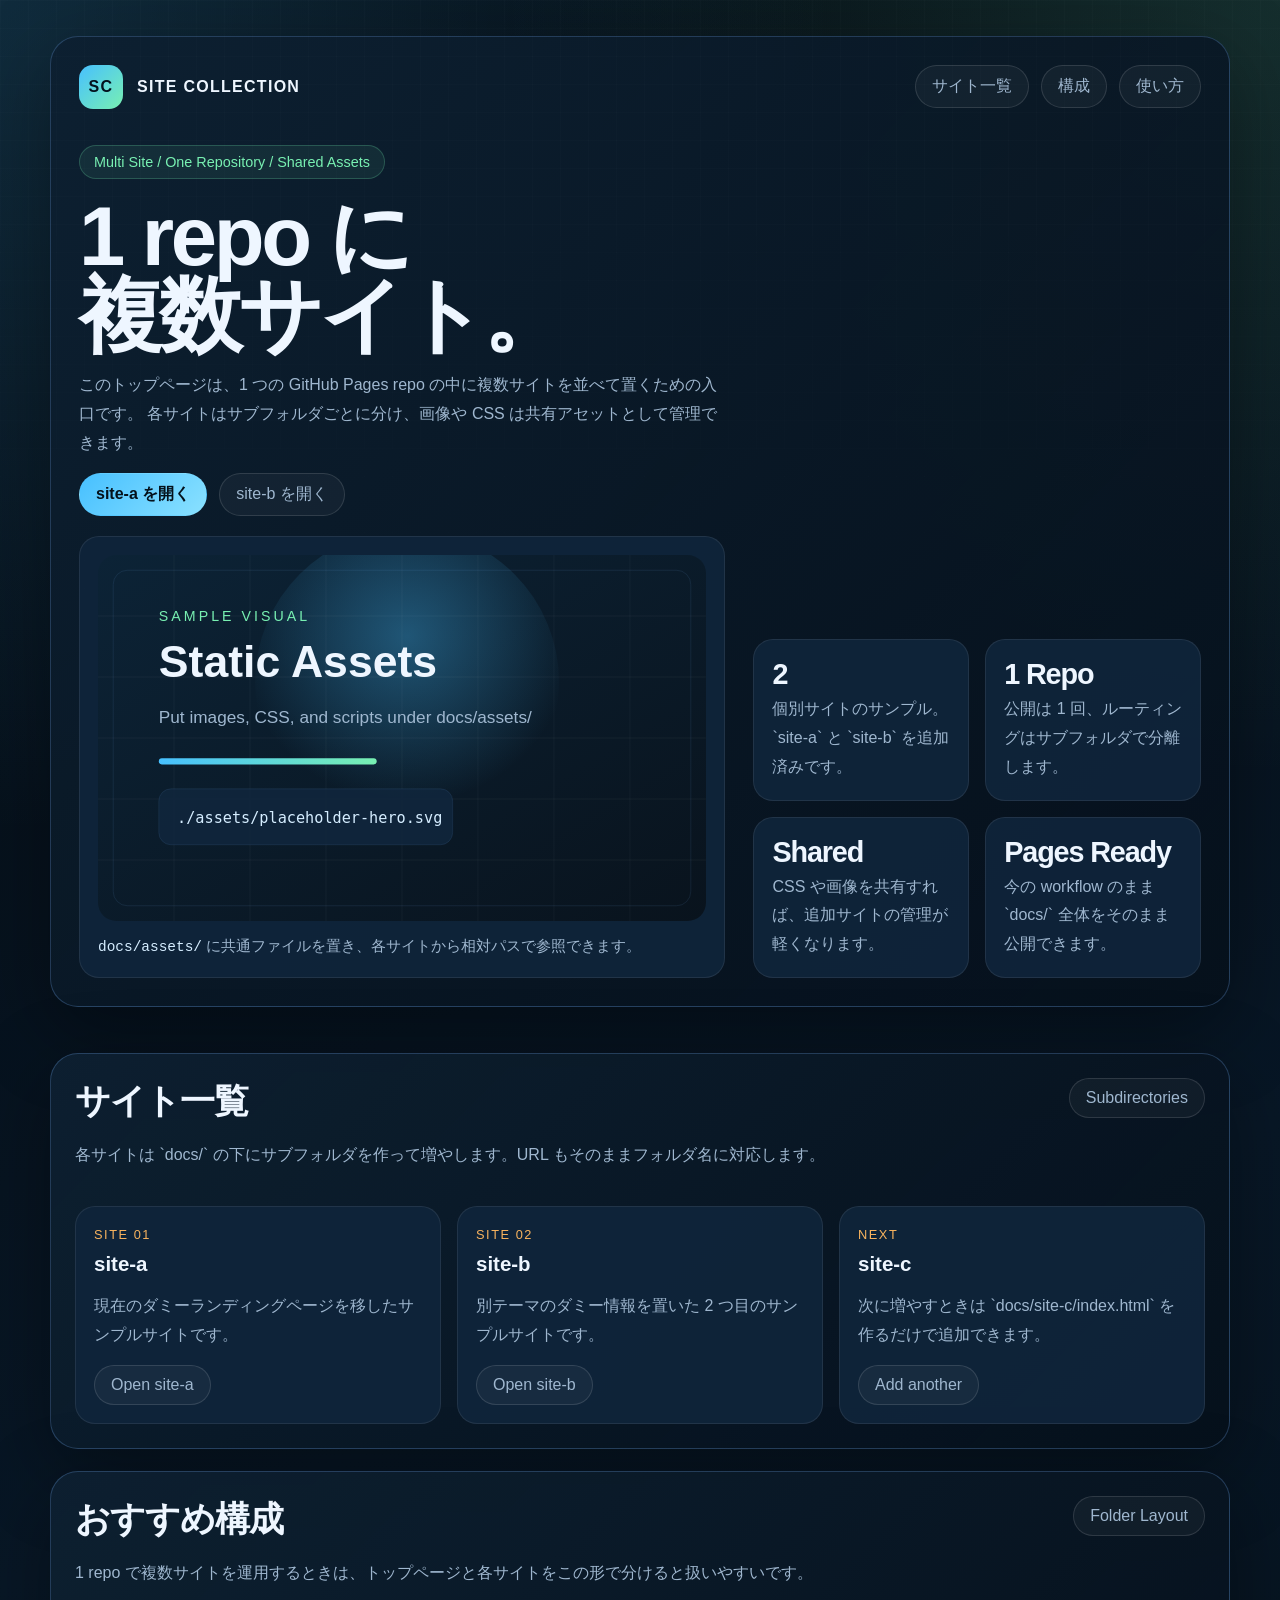
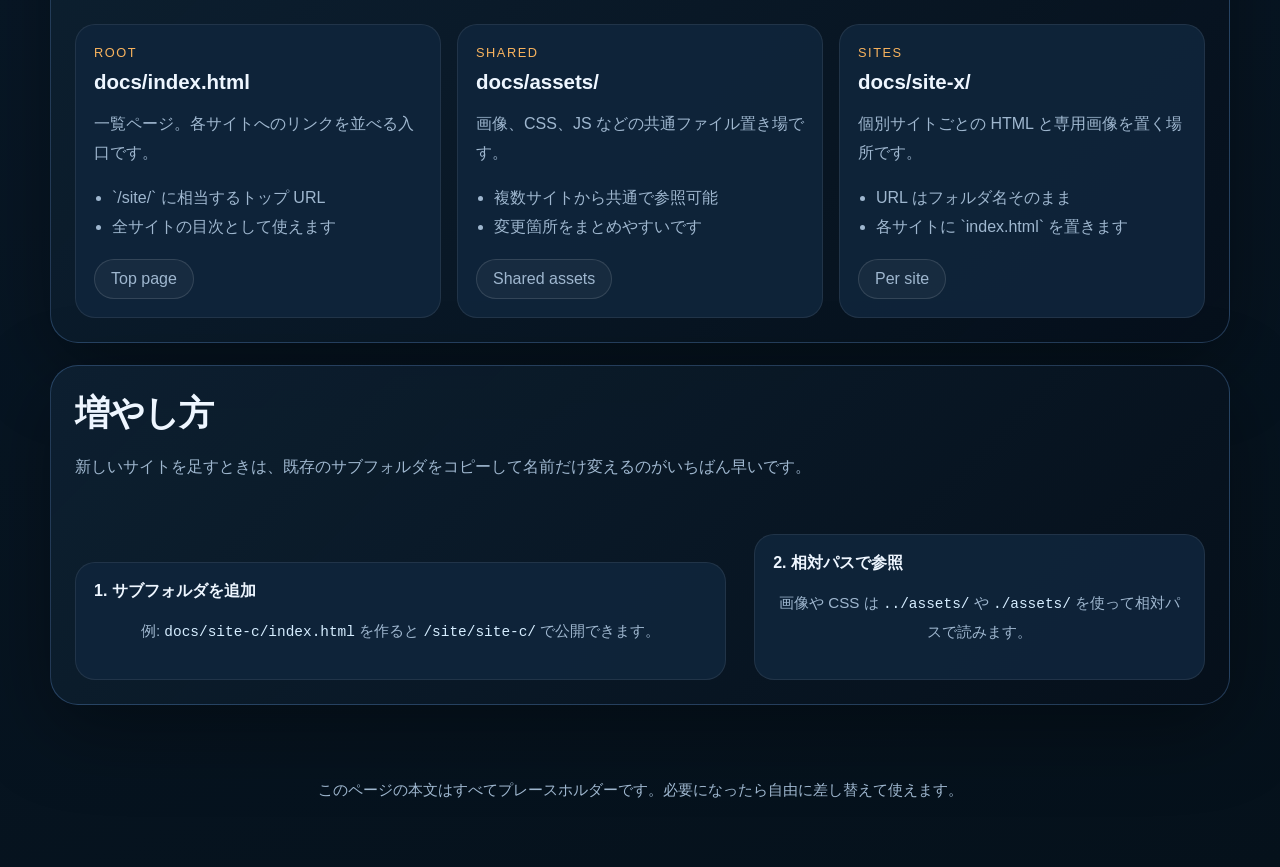
<file: docs/index.html>
<!DOCTYPE html>
<html lang="ja">
<head>
  <meta charset="UTF-8">
  <meta name="viewport" content="width=device-width, initial-scale=1">
  <title>Sample Site Collection</title>
  <meta name="description" content="1 repo に複数の GitHub Pages 用サイトを置くためのサンプル入口ページ">
  <!-- この Pages はプレースホルダー用のため、検索エンジンに載せない。 -->
  <meta name="robots" content="noindex, nofollow">
  <link rel="stylesheet" href="./assets/styles.css">
</head>
<body>
  <header class="hero">
    <div class="wrap">
      <div class="hero-shell">
        <div class="nav">
          <div class="brand">
            <div class="brand-mark">SC</div>
            <div>Site Collection</div>
          </div>
          <div class="nav-links">
            <a class="pill" href="#sites">サイト一覧</a>
            <a class="pill" href="#structure">構成</a>
            <a class="pill" href="#usage">使い方</a>
          </div>
        </div>
        <div class="hero-grid">
          <div>
            <div class="eyebrow">Multi Site / One Repository / Shared Assets</div>
            <h1>1 repo に<br>複数サイト。</h1>
            <p class="lead">
              このトップページは、1 つの GitHub Pages repo の中に複数サイトを並べて置くための入口です。
              各サイトはサブフォルダごとに分け、画像や CSS は共有アセットとして管理できます。
            </p>
            <div class="hero-actions">
              <a class="button primary" href="./site-a/">site-a を開く</a>
              <a class="button" href="./site-b/">site-b を開く</a>
            </div>
            <div class="hero-visual">
              <img src="./assets/placeholder-hero.svg" alt="assets フォルダに置いたダミー画像の例">
              <p><code>docs/assets/</code> に共通ファイルを置き、各サイトから相対パスで参照できます。</p>
            </div>
          </div>
          <div class="metrics">
            <div class="metric">
              <strong>2</strong>
              <span>個別サイトのサンプル。`site-a` と `site-b` を追加済みです。</span>
            </div>
            <div class="metric">
              <strong>1 Repo</strong>
              <span>公開は 1 回、ルーティングはサブフォルダで分離します。</span>
            </div>
            <div class="metric">
              <strong>Shared</strong>
              <span>CSS や画像を共有すれば、追加サイトの管理が軽くなります。</span>
            </div>
            <div class="metric">
              <strong>Pages Ready</strong>
              <span>今の workflow のまま `docs/` 全体をそのまま公開できます。</span>
            </div>
          </div>
        </div>
      </div>
    </div>
  </header>

  <main class="wrap">
    <section id="sites">
      <div class="section-card">
        <div class="section-head">
          <div>
            <h2>サイト一覧</h2>
            <p>各サイトは `docs/` の下にサブフォルダを作って増やします。URL もそのままフォルダ名に対応します。</p>
          </div>
          <span class="pill">Subdirectories</span>
        </div>
        <div class="card-grid">
          <article class="card">
            <span class="label">Site 01</span>
            <h3>site-a</h3>
            <p>現在のダミーランディングページを移したサンプルサイトです。</p>
            <a class="card-link" href="./site-a/">Open site-a</a>
          </article>
          <article class="card">
            <span class="label">Site 02</span>
            <h3>site-b</h3>
            <p>別テーマのダミー情報を置いた 2 つ目のサンプルサイトです。</p>
            <a class="card-link" href="./site-b/">Open site-b</a>
          </article>
          <article class="card">
            <span class="label">Next</span>
            <h3>site-c</h3>
            <p>次に増やすときは `docs/site-c/index.html` を作るだけで追加できます。</p>
            <span class="card-link">Add another</span>
          </article>
        </div>
      </div>
    </section>

    <section id="structure">
      <div class="section-card">
        <div class="section-head">
          <div>
            <h2>おすすめ構成</h2>
            <p>1 repo で複数サイトを運用するときは、トップページと各サイトをこの形で分けると扱いやすいです。</p>
          </div>
          <span class="pill">Folder Layout</span>
        </div>
        <div class="card-grid">
          <article class="card">
            <span class="label">Root</span>
            <h3>docs/index.html</h3>
            <p>一覧ページ。各サイトへのリンクを並べる入口です。</p>
            <ul>
              <li>`/site/` に相当するトップ URL</li>
              <li>全サイトの目次として使えます</li>
            </ul>
            <span class="card-link">Top page</span>
          </article>
          <article class="card">
            <span class="label">Shared</span>
            <h3>docs/assets/</h3>
            <p>画像、CSS、JS などの共通ファイル置き場です。</p>
            <ul>
              <li>複数サイトから共通で参照可能</li>
              <li>変更箇所をまとめやすいです</li>
            </ul>
            <span class="card-link">Shared assets</span>
          </article>
          <article class="card">
            <span class="label">Sites</span>
            <h3>docs/site-x/</h3>
            <p>個別サイトごとの HTML と専用画像を置く場所です。</p>
            <ul>
              <li>URL はフォルダ名そのまま</li>
              <li>各サイトに `index.html` を置きます</li>
            </ul>
            <span class="card-link">Per site</span>
          </article>
        </div>
      </div>
    </section>

    <section id="usage">
      <div class="section-card">
        <div class="section-head">
          <div>
            <h2>増やし方</h2>
            <p>新しいサイトを足すときは、既存のサブフォルダをコピーして名前だけ変えるのがいちばん早いです。</p>
          </div>
        </div>
        <div class="publish-grid">
          <article class="publish-step">
            <strong>1. サブフォルダを追加</strong>
            <p class="footer-note">
              例: <code>docs/site-c/index.html</code> を作ると
              <code>/site/site-c/</code> で公開できます。
            </p>
          </article>
          <article class="publish-step">
            <strong>2. 相対パスで参照</strong>
            <p class="footer-note">
              画像や CSS は <code>../assets/</code> や
              <code>./assets/</code> を使って相対パスで読みます。
            </p>
          </article>
        </div>
      </div>
    </section>
  </main>

  <footer class="wrap">
    <p class="footer-note">
      このページの本文はすべてプレースホルダーです。必要になったら自由に差し替えて使えます。
    </p>
  </footer>
</body>
</html>
</file>
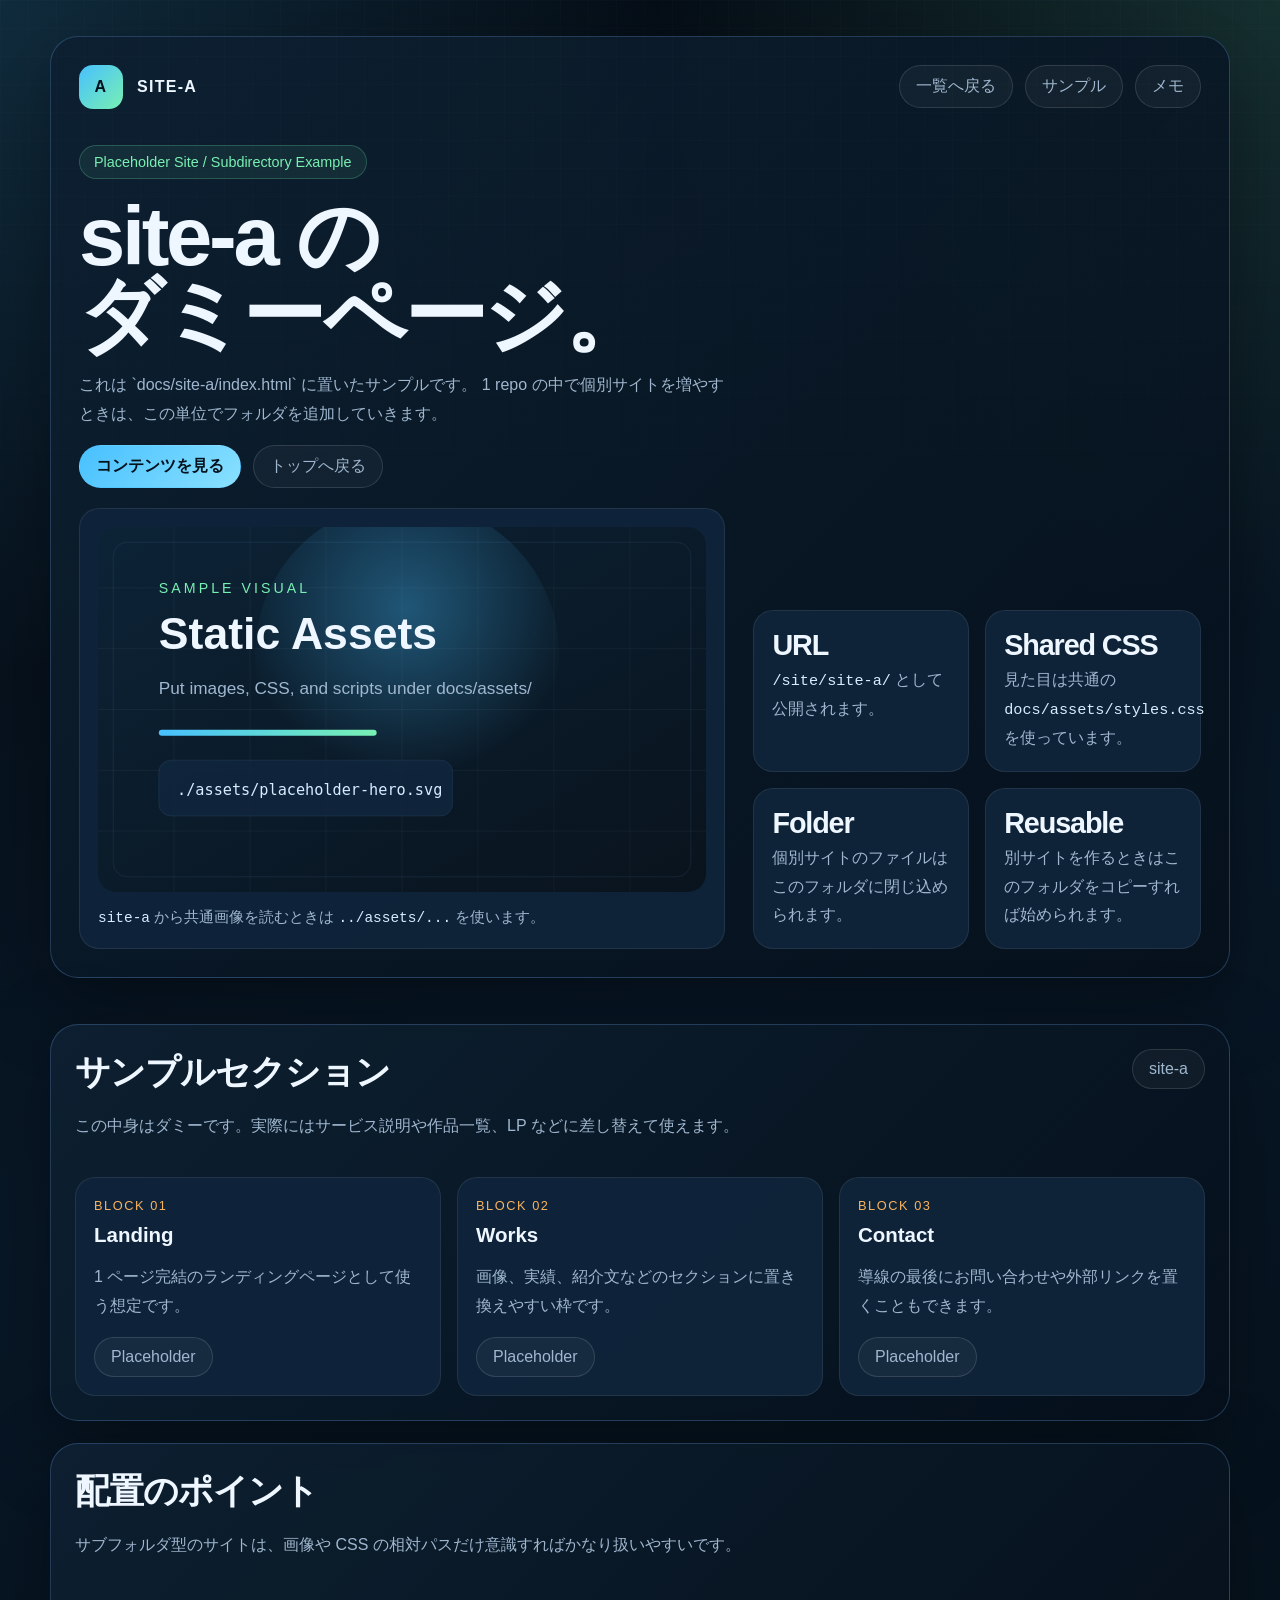
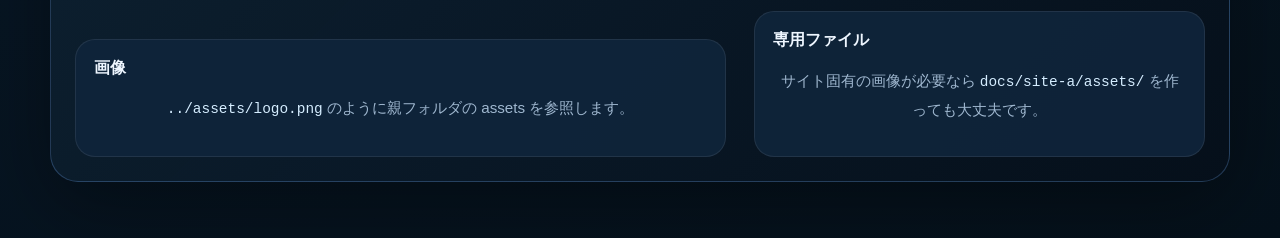
<file: docs/site-a/index.html>
<!DOCTYPE html>
<html lang="ja">
<head>
  <meta charset="UTF-8">
  <meta name="viewport" content="width=device-width, initial-scale=1">
  <title>site-a</title>
  <meta name="description" content="複数サイト構成の中に置いた site-a のダミーページ">
  <!-- この Pages はプレースホルダー用のため、検索エンジンに載せない。 -->
  <meta name="robots" content="noindex, nofollow">
  <link rel="stylesheet" href="../assets/styles.css">
</head>
<body>
  <header class="hero">
    <div class="wrap">
      <div class="hero-shell">
        <div class="nav">
          <div class="brand">
            <div class="brand-mark">A</div>
            <div>site-a</div>
          </div>
          <div class="nav-links">
            <a class="pill" href="../">一覧へ戻る</a>
            <a class="pill" href="#samples">サンプル</a>
            <a class="pill" href="#notes">メモ</a>
          </div>
        </div>
        <div class="hero-grid">
          <div>
            <div class="eyebrow">Placeholder Site / Subdirectory Example</div>
            <h1>site-a の<br>ダミーページ。</h1>
            <p class="lead">
              これは `docs/site-a/index.html` に置いたサンプルです。
              1 repo の中で個別サイトを増やすときは、この単位でフォルダを追加していきます。
            </p>
            <div class="hero-actions">
              <a class="button primary" href="#samples">コンテンツを見る</a>
              <a class="button" href="../">トップへ戻る</a>
            </div>
            <div class="hero-visual">
              <img src="../assets/placeholder-hero.svg" alt="site-a のダミー画像">
              <p><code>site-a</code> から共通画像を読むときは <code>../assets/...</code> を使います。</p>
            </div>
          </div>
          <div class="metrics">
            <div class="metric">
              <strong>URL</strong>
              <span><code>/site/site-a/</code> として公開されます。</span>
            </div>
            <div class="metric">
              <strong>Shared CSS</strong>
              <span>見た目は共通の <code>docs/assets/styles.css</code> を使っています。</span>
            </div>
            <div class="metric">
              <strong>Folder</strong>
              <span>個別サイトのファイルはこのフォルダに閉じ込められます。</span>
            </div>
            <div class="metric">
              <strong>Reusable</strong>
              <span>別サイトを作るときはこのフォルダをコピーすれば始められます。</span>
            </div>
          </div>
        </div>
      </div>
    </div>
  </header>

  <main class="wrap">
    <section id="samples">
      <div class="section-card">
        <div class="section-head">
          <div>
            <h2>サンプルセクション</h2>
            <p>この中身はダミーです。実際にはサービス説明や作品一覧、LP などに差し替えて使えます。</p>
          </div>
          <span class="pill">site-a</span>
        </div>
        <div class="card-grid">
          <article class="card">
            <span class="label">Block 01</span>
            <h3>Landing</h3>
            <p>1 ページ完結のランディングページとして使う想定です。</p>
            <span class="card-link">Placeholder</span>
          </article>
          <article class="card">
            <span class="label">Block 02</span>
            <h3>Works</h3>
            <p>画像、実績、紹介文などのセクションに置き換えやすい枠です。</p>
            <span class="card-link">Placeholder</span>
          </article>
          <article class="card">
            <span class="label">Block 03</span>
            <h3>Contact</h3>
            <p>導線の最後にお問い合わせや外部リンクを置くこともできます。</p>
            <span class="card-link">Placeholder</span>
          </article>
        </div>
      </div>
    </section>

    <section id="notes">
      <div class="section-card">
        <div class="section-head">
          <div>
            <h2>配置のポイント</h2>
            <p>サブフォルダ型のサイトは、画像や CSS の相対パスだけ意識すればかなり扱いやすいです。</p>
          </div>
        </div>
        <div class="publish-grid">
          <article class="publish-step">
            <strong>画像</strong>
            <p class="footer-note"><code>../assets/logo.png</code> のように親フォルダの assets を参照します。</p>
          </article>
          <article class="publish-step">
            <strong>専用ファイル</strong>
            <p class="footer-note">サイト固有の画像が必要なら <code>docs/site-a/assets/</code> を作っても大丈夫です。</p>
          </article>
        </div>
      </div>
    </section>
  </main>
</body>
</html>
</file>
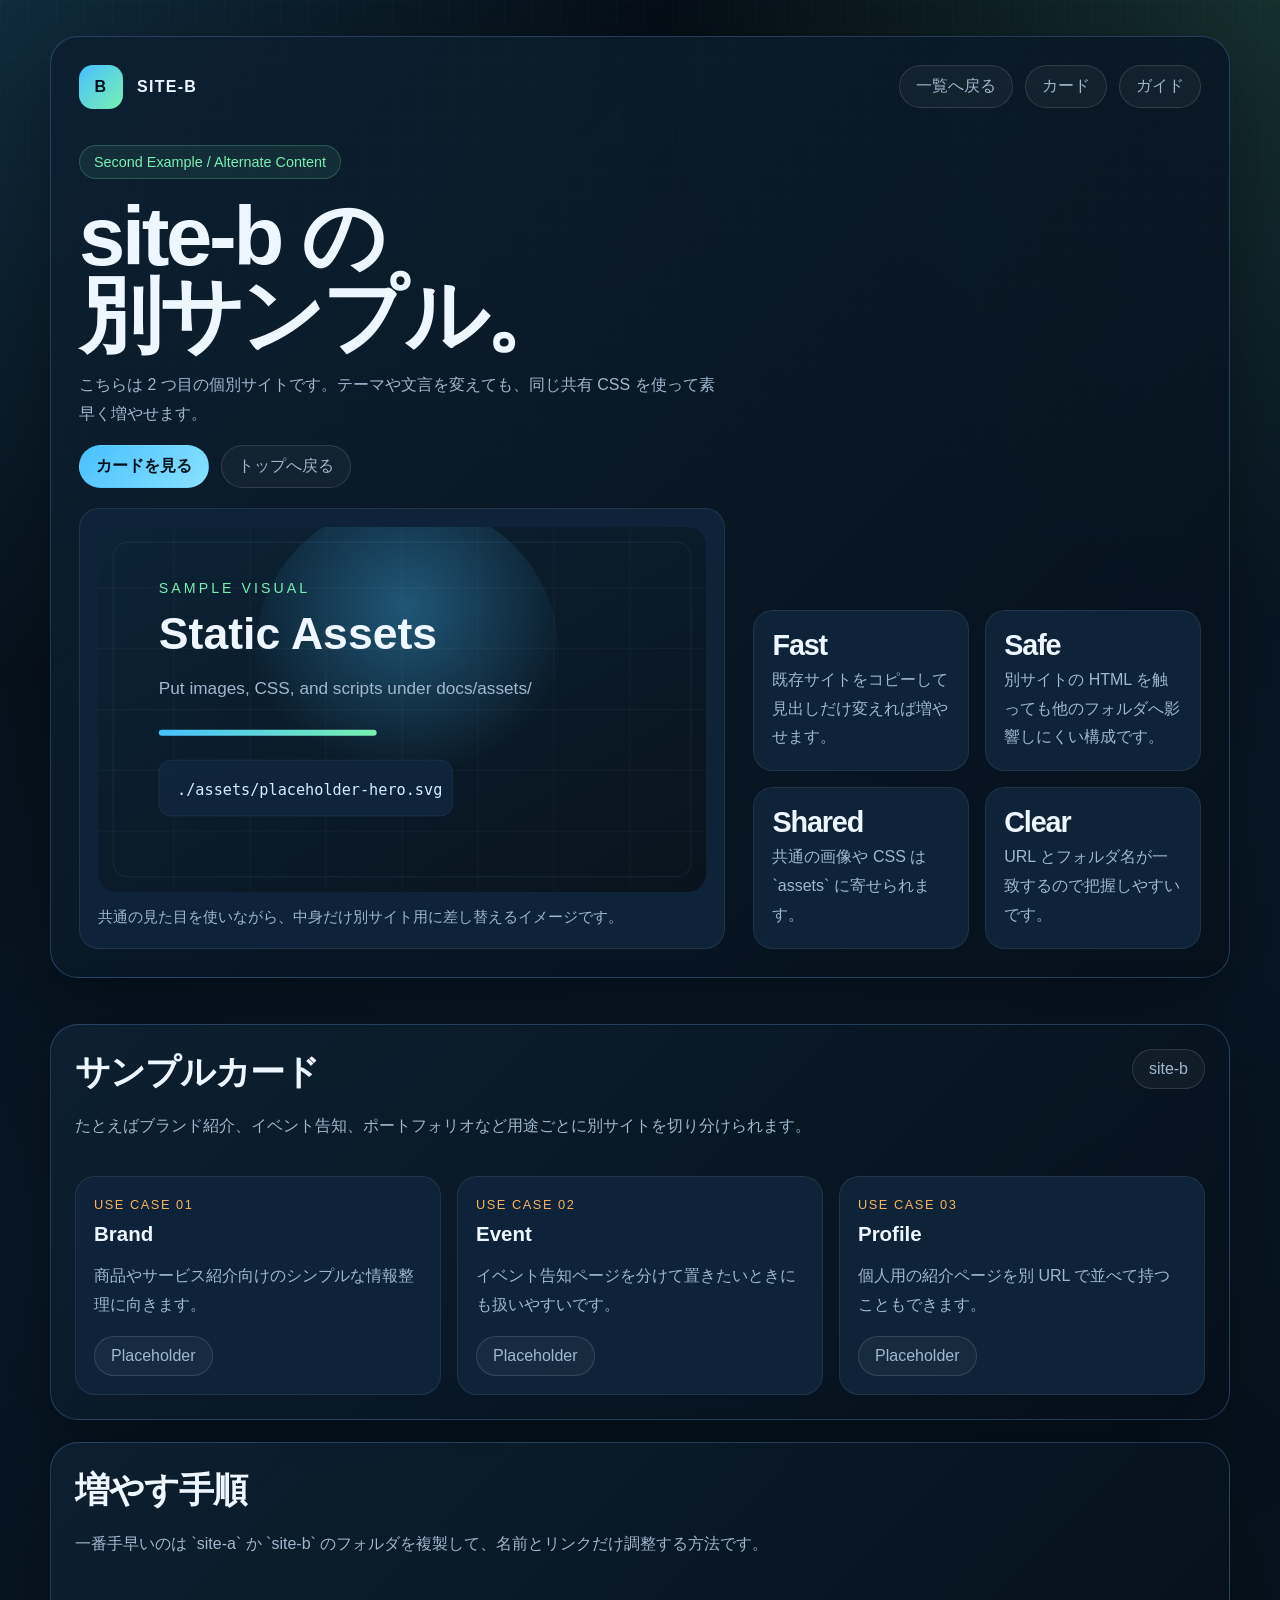
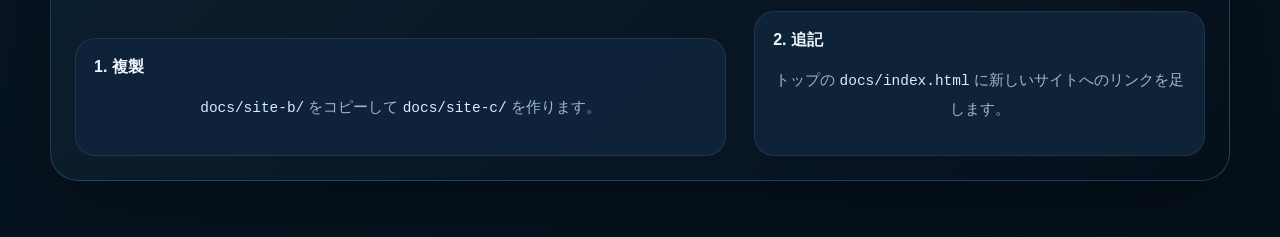
<file: docs/site-b/index.html>
<!DOCTYPE html>
<html lang="ja">
<head>
  <meta charset="UTF-8">
  <meta name="viewport" content="width=device-width, initial-scale=1">
  <title>site-b</title>
  <meta name="description" content="複数サイト構成の中に置いた site-b のダミーページ">
  <!-- この Pages はプレースホルダー用のため、検索エンジンに載せない。 -->
  <meta name="robots" content="noindex, nofollow">
  <link rel="stylesheet" href="../assets/styles.css">
</head>
<body>
  <header class="hero">
    <div class="wrap">
      <div class="hero-shell">
        <div class="nav">
          <div class="brand">
            <div class="brand-mark">B</div>
            <div>site-b</div>
          </div>
          <div class="nav-links">
            <a class="pill" href="../">一覧へ戻る</a>
            <a class="pill" href="#cards">カード</a>
            <a class="pill" href="#guide">ガイド</a>
          </div>
        </div>
        <div class="hero-grid">
          <div>
            <div class="eyebrow">Second Example / Alternate Content</div>
            <h1>site-b の<br>別サンプル。</h1>
            <p class="lead">
              こちらは 2 つ目の個別サイトです。テーマや文言を変えても、同じ共有 CSS を使って素早く増やせます。
            </p>
            <div class="hero-actions">
              <a class="button primary" href="#cards">カードを見る</a>
              <a class="button" href="../">トップへ戻る</a>
            </div>
            <div class="hero-visual">
              <img src="../assets/placeholder-hero.svg" alt="site-b のダミー画像">
              <p>共通の見た目を使いながら、中身だけ別サイト用に差し替えるイメージです。</p>
            </div>
          </div>
          <div class="metrics">
            <div class="metric">
              <strong>Fast</strong>
              <span>既存サイトをコピーして見出しだけ変えれば増やせます。</span>
            </div>
            <div class="metric">
              <strong>Safe</strong>
              <span>別サイトの HTML を触っても他のフォルダへ影響しにくい構成です。</span>
            </div>
            <div class="metric">
              <strong>Shared</strong>
              <span>共通の画像や CSS は `assets` に寄せられます。</span>
            </div>
            <div class="metric">
              <strong>Clear</strong>
              <span>URL とフォルダ名が一致するので把握しやすいです。</span>
            </div>
          </div>
        </div>
      </div>
    </div>
  </header>

  <main class="wrap">
    <section id="cards">
      <div class="section-card">
        <div class="section-head">
          <div>
            <h2>サンプルカード</h2>
            <p>たとえばブランド紹介、イベント告知、ポートフォリオなど用途ごとに別サイトを切り分けられます。</p>
          </div>
          <span class="pill">site-b</span>
        </div>
        <div class="card-grid">
          <article class="card">
            <span class="label">Use Case 01</span>
            <h3>Brand</h3>
            <p>商品やサービス紹介向けのシンプルな情報整理に向きます。</p>
            <span class="card-link">Placeholder</span>
          </article>
          <article class="card">
            <span class="label">Use Case 02</span>
            <h3>Event</h3>
            <p>イベント告知ページを分けて置きたいときにも扱いやすいです。</p>
            <span class="card-link">Placeholder</span>
          </article>
          <article class="card">
            <span class="label">Use Case 03</span>
            <h3>Profile</h3>
            <p>個人用の紹介ページを別 URL で並べて持つこともできます。</p>
            <span class="card-link">Placeholder</span>
          </article>
        </div>
      </div>
    </section>

    <section id="guide">
      <div class="section-card">
        <div class="section-head">
          <div>
            <h2>増やす手順</h2>
            <p>一番手早いのは `site-a` か `site-b` のフォルダを複製して、名前とリンクだけ調整する方法です。</p>
          </div>
        </div>
        <div class="publish-grid">
          <article class="publish-step">
            <strong>1. 複製</strong>
            <p class="footer-note"><code>docs/site-b/</code> をコピーして <code>docs/site-c/</code> を作ります。</p>
          </article>
          <article class="publish-step">
            <strong>2. 追記</strong>
            <p class="footer-note">トップの <code>docs/index.html</code> に新しいサイトへのリンクを足します。</p>
          </article>
        </div>
      </div>
    </section>
  </main>
</body>
</html>
</file>
<file: docs/assets/styles.css>
:root {
  --bg: #07131f;
  --panel: rgba(10, 24, 39, 0.82);
  --panel-strong: rgba(15, 36, 58, 0.95);
  --line: rgba(120, 181, 255, 0.25);
  --text: #eef6ff;
  --muted: #9fb7cf;
  --primary: #47c0ff;
  --lime: #78f0b2;
  --amber: #f8b35e;
  --shadow: 0 24px 80px rgba(0, 0, 0, 0.35);
  --radius: 22px;
  --max: 1180px;
}

* { box-sizing: border-box; }
html { scroll-behavior: smooth; }

body {
  margin: 0;
  font-family: "Segoe UI", "Hiragino Sans", "Yu Gothic UI", sans-serif;
  color: var(--text);
  background:
    radial-gradient(circle at top left, rgba(71, 192, 255, 0.18), transparent 30%),
    radial-gradient(circle at top right, rgba(120, 240, 178, 0.14), transparent 28%),
    linear-gradient(160deg, #040b12 0%, #081726 54%, #05111b 100%);
  min-height: 100vh;
}

body::before {
  content: "";
  position: fixed;
  inset: 0;
  background-image:
    linear-gradient(rgba(255, 255, 255, 0.03) 1px, transparent 1px),
    linear-gradient(90deg, rgba(255, 255, 255, 0.03) 1px, transparent 1px);
  background-size: 28px 28px;
  mask-image: linear-gradient(to bottom, rgba(0, 0, 0, 0.45), transparent 85%);
  pointer-events: none;
}

a {
  color: inherit;
  text-decoration: none;
}

.wrap {
  width: min(calc(100% - 32px), var(--max));
  margin: 0 auto;
}

.hero {
  padding: 36px 0 24px;
}

.hero-shell,
.section-card {
  border: 1px solid var(--line);
  border-radius: 28px;
  background: linear-gradient(135deg, rgba(13, 32, 49, 0.96), rgba(6, 16, 27, 0.9));
  box-shadow: var(--shadow);
  overflow: hidden;
}

.hero-shell {
  padding: 28px;
}

.nav,
.section-head {
  display: flex;
  justify-content: space-between;
  gap: 16px;
  align-items: flex-start;
}

.brand {
  display: flex;
  align-items: center;
  gap: 14px;
  font-weight: 700;
  letter-spacing: 0.08em;
  text-transform: uppercase;
}

.brand-mark {
  width: 44px;
  height: 44px;
  border-radius: 14px;
  display: grid;
  place-items: center;
  background: linear-gradient(135deg, var(--primary), var(--lime));
  color: #03111d;
}

.nav-links,
.hero-actions {
  display: flex;
  flex-wrap: wrap;
  gap: 12px;
}

.pill,
.button,
.card-link {
  display: inline-flex;
  align-items: center;
  gap: 8px;
  border: 1px solid rgba(255, 255, 255, 0.12);
  border-radius: 999px;
  padding: 10px 16px;
  color: var(--muted);
  background: rgba(255, 255, 255, 0.04);
}

.button.primary {
  color: #04111b;
  font-weight: 700;
  background: linear-gradient(135deg, var(--primary), #8ae1ff);
  border-color: transparent;
}

.hero-grid,
.publish-grid {
  display: grid;
  grid-template-columns: 1.3fr 0.9fr;
  gap: 28px;
  align-items: end;
  margin-top: 36px;
}

.eyebrow {
  display: inline-flex;
  align-items: center;
  border: 1px solid rgba(120, 240, 178, 0.22);
  border-radius: 999px;
  padding: 8px 14px;
  color: var(--lime);
  background: rgba(120, 240, 178, 0.08);
  font-size: 0.9rem;
}

h1 {
  margin: 18px 0 14px;
  font-size: clamp(2.6rem, 7vw, 5.2rem);
  line-height: 0.95;
  letter-spacing: -0.04em;
}

h2 {
  margin: 0 0 8px;
  font-size: clamp(1.6rem, 3vw, 2.2rem);
  letter-spacing: -0.03em;
}

.lead,
.section-head p,
.metric span,
.card p,
.card li,
.footer-note {
  color: var(--muted);
  line-height: 1.8;
}

.metrics,
.card-grid {
  display: grid;
  gap: 16px;
}

.metrics {
  grid-template-columns: repeat(2, minmax(0, 1fr));
}

.metric,
.card,
.publish-step,
.hero-visual {
  border-radius: 20px;
  padding: 18px;
  border: 1px solid rgba(255, 255, 255, 0.08);
  background: var(--panel-strong);
}

.metric strong {
  display: block;
  font-size: 1.8rem;
  letter-spacing: -0.04em;
  margin-bottom: 4px;
}

.hero-visual {
  margin-top: 20px;
}

.hero-visual img {
  display: block;
  width: 100%;
  height: auto;
  border-radius: 14px;
}

.hero-visual p {
  margin: 12px 0 0;
  color: var(--muted);
  line-height: 1.7;
  font-size: 0.95rem;
}

main {
  padding-bottom: 56px;
}

section {
  margin-top: 22px;
}

.section-card {
  padding: 24px;
}

.card-grid {
  grid-template-columns: repeat(3, minmax(0, 1fr));
  margin-top: 20px;
}

.label {
  display: inline-block;
  margin-bottom: 10px;
  color: var(--amber);
  font-size: 0.8rem;
  letter-spacing: 0.12em;
  text-transform: uppercase;
}

.card h3 {
  margin: 0 0 10px;
  font-size: 1.28rem;
}

.card ul {
  margin: 0 0 18px;
  padding-left: 18px;
}

footer {
  padding: 0 0 48px;
}

.footer-note {
  text-align: center;
  font-size: 0.95rem;
}

code {
  font-family: Consolas, "Courier New", monospace;
  font-size: 0.95em;
  color: #d5edff;
}

@media (max-width: 980px) {
  .hero-grid,
  .publish-grid,
  .card-grid {
    grid-template-columns: 1fr;
  }
}

@media (max-width: 640px) {
  .wrap {
    width: min(calc(100% - 20px), var(--max));
  }

  .hero-shell,
  .section-card {
    padding: 20px;
  }

  .metrics {
    grid-template-columns: 1fr;
  }

  .nav,
  .section-head {
    flex-direction: column;
  }
}
</file>
